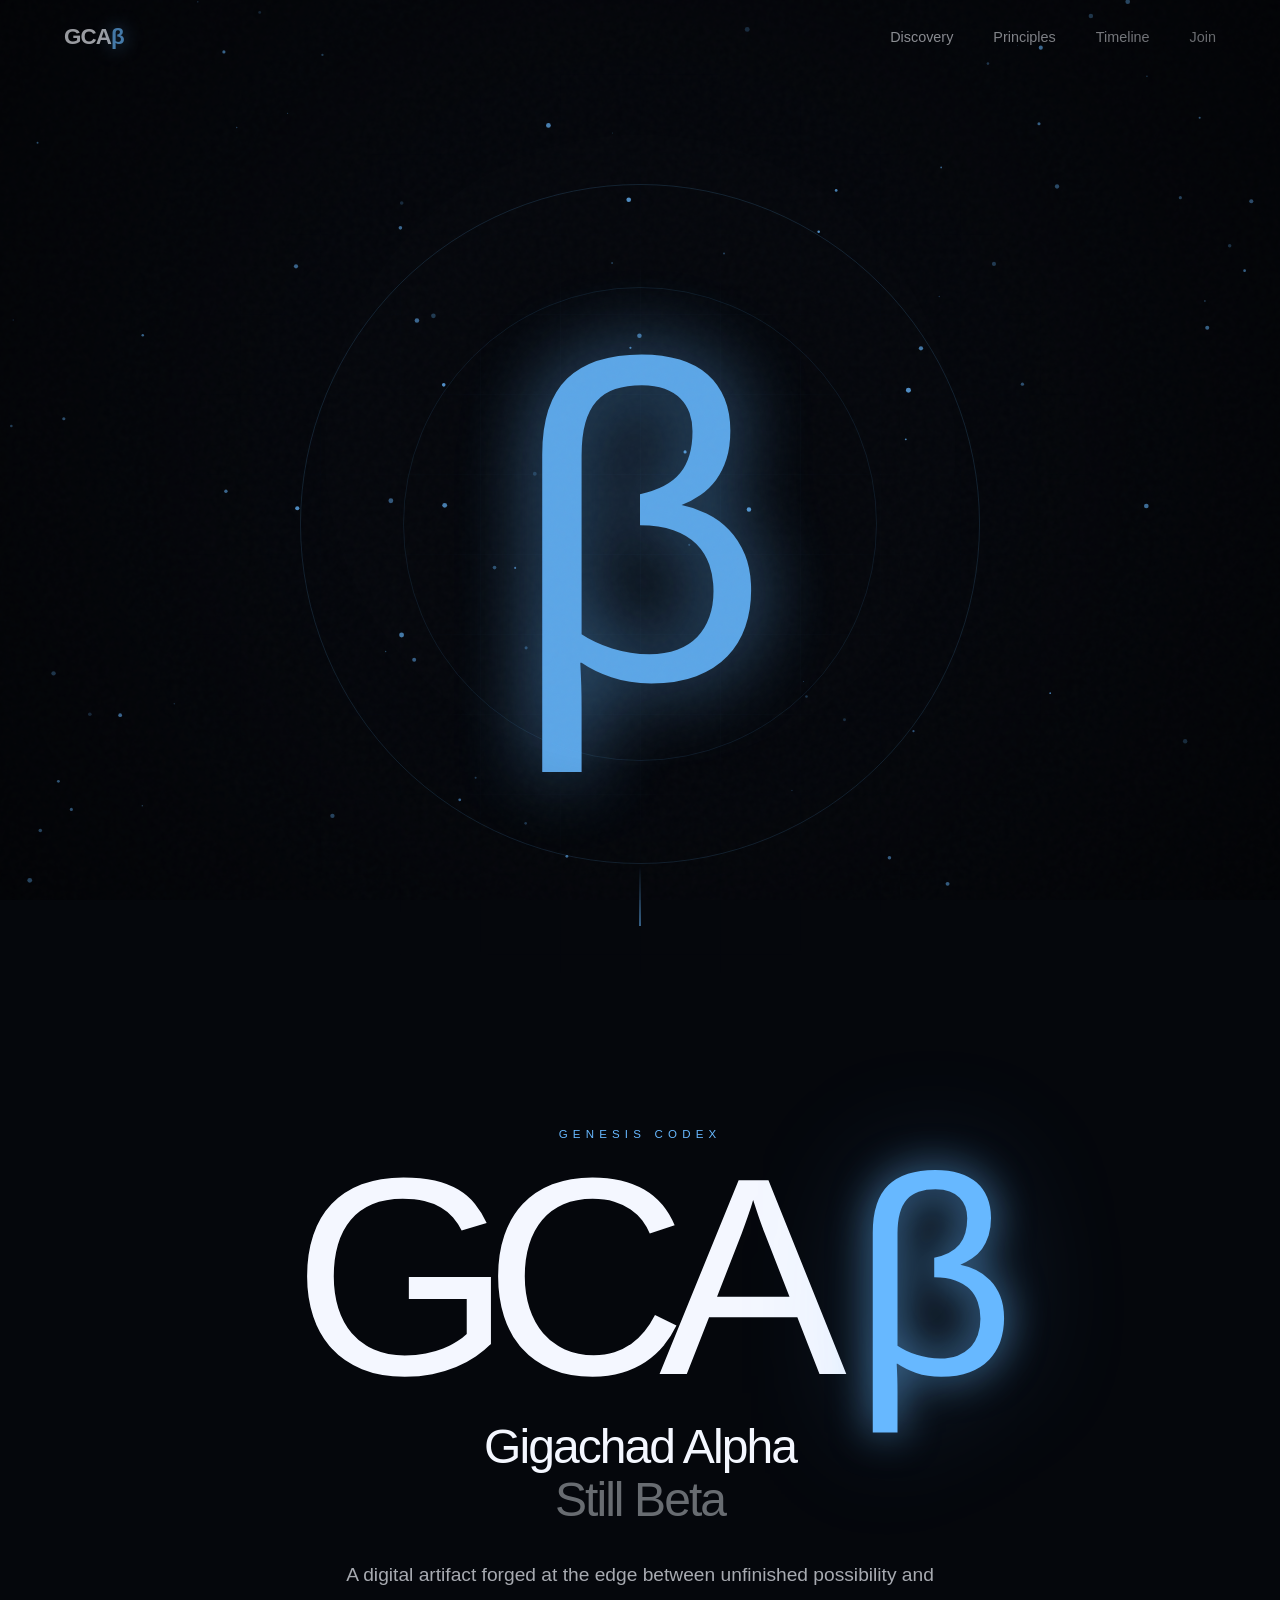
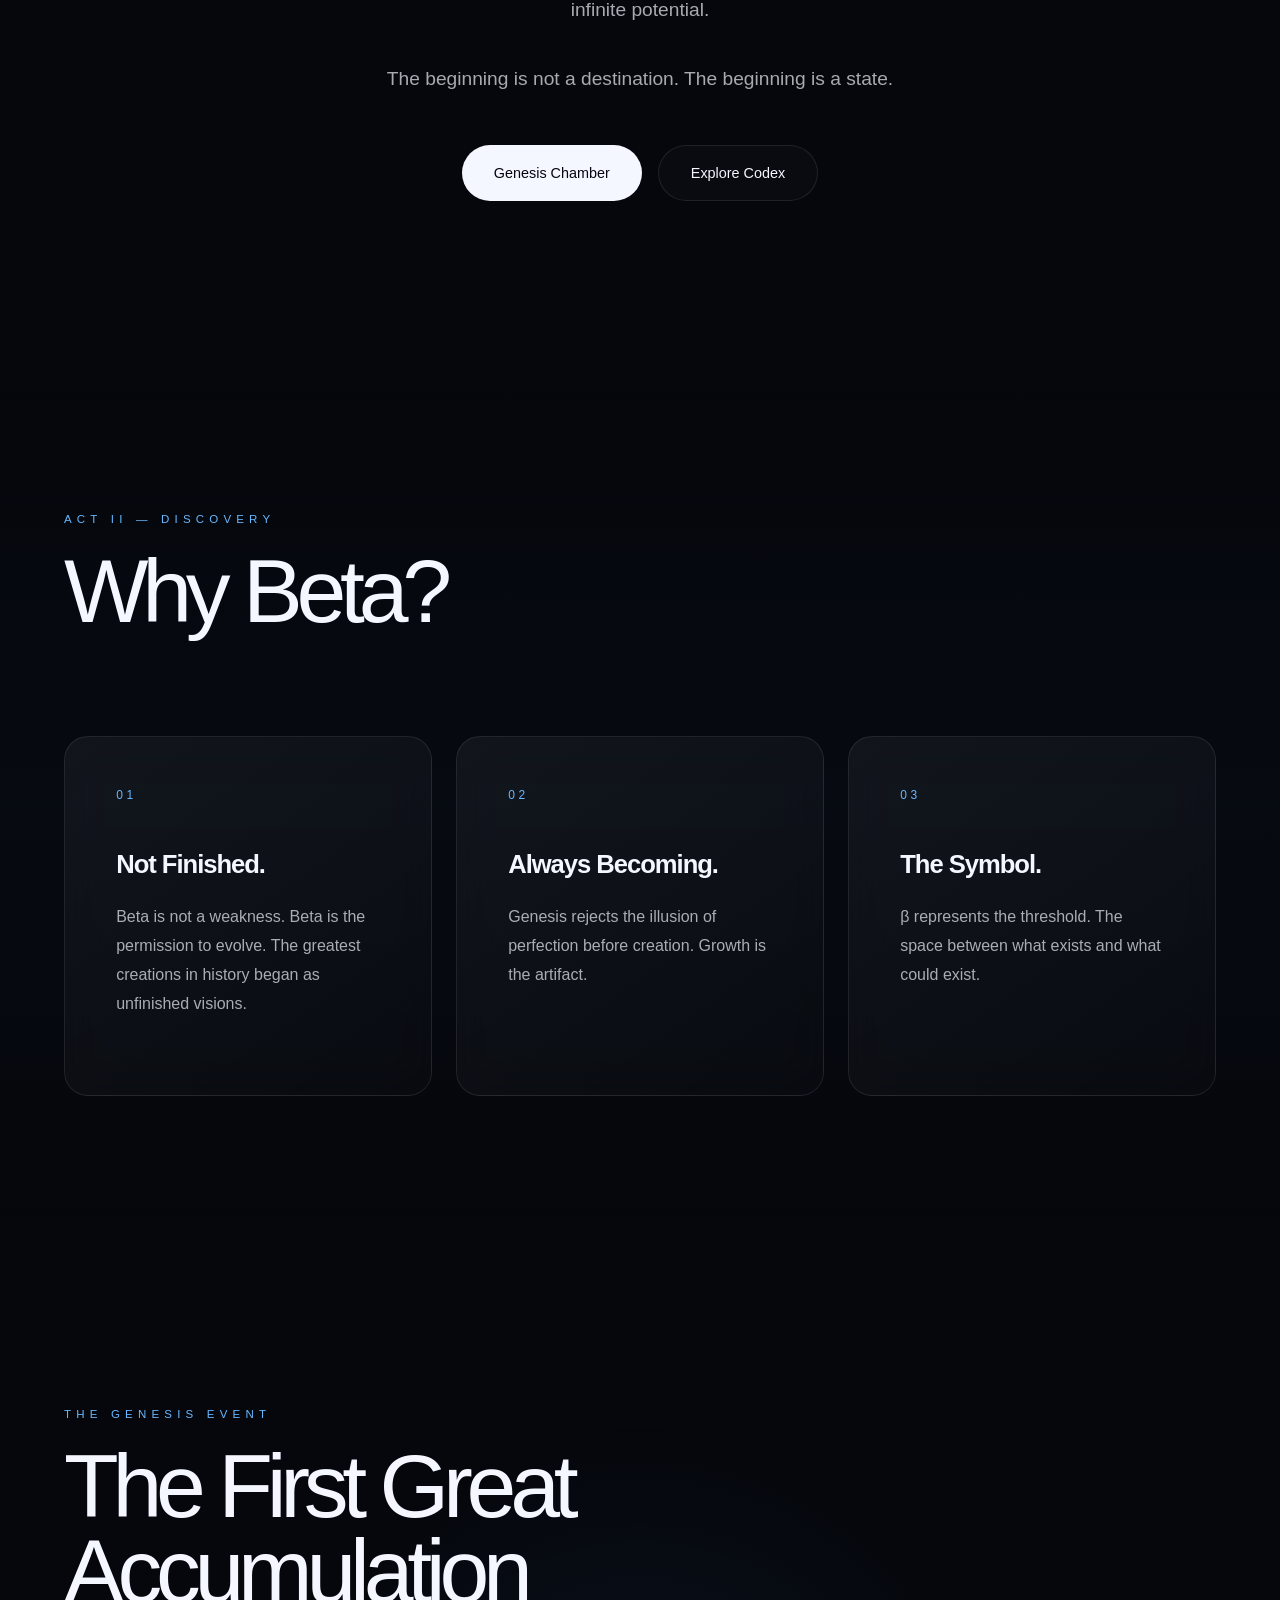
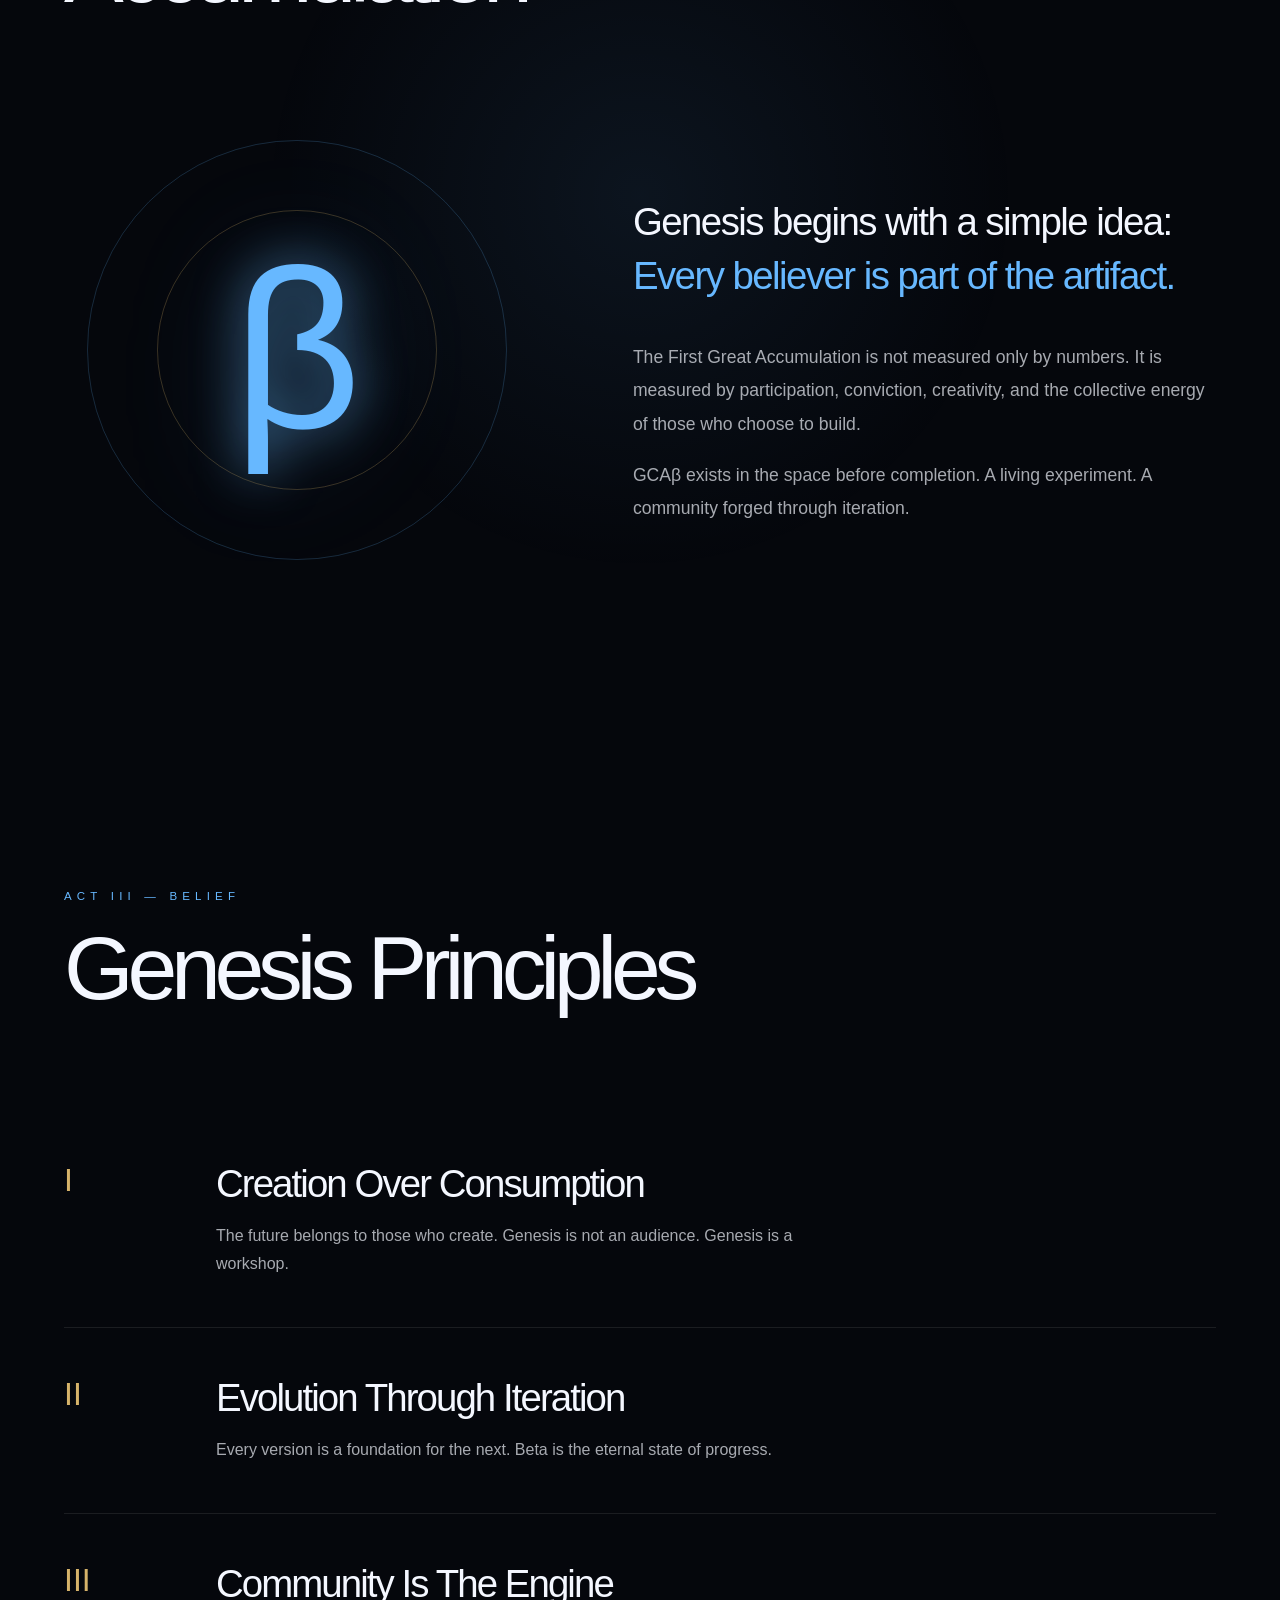
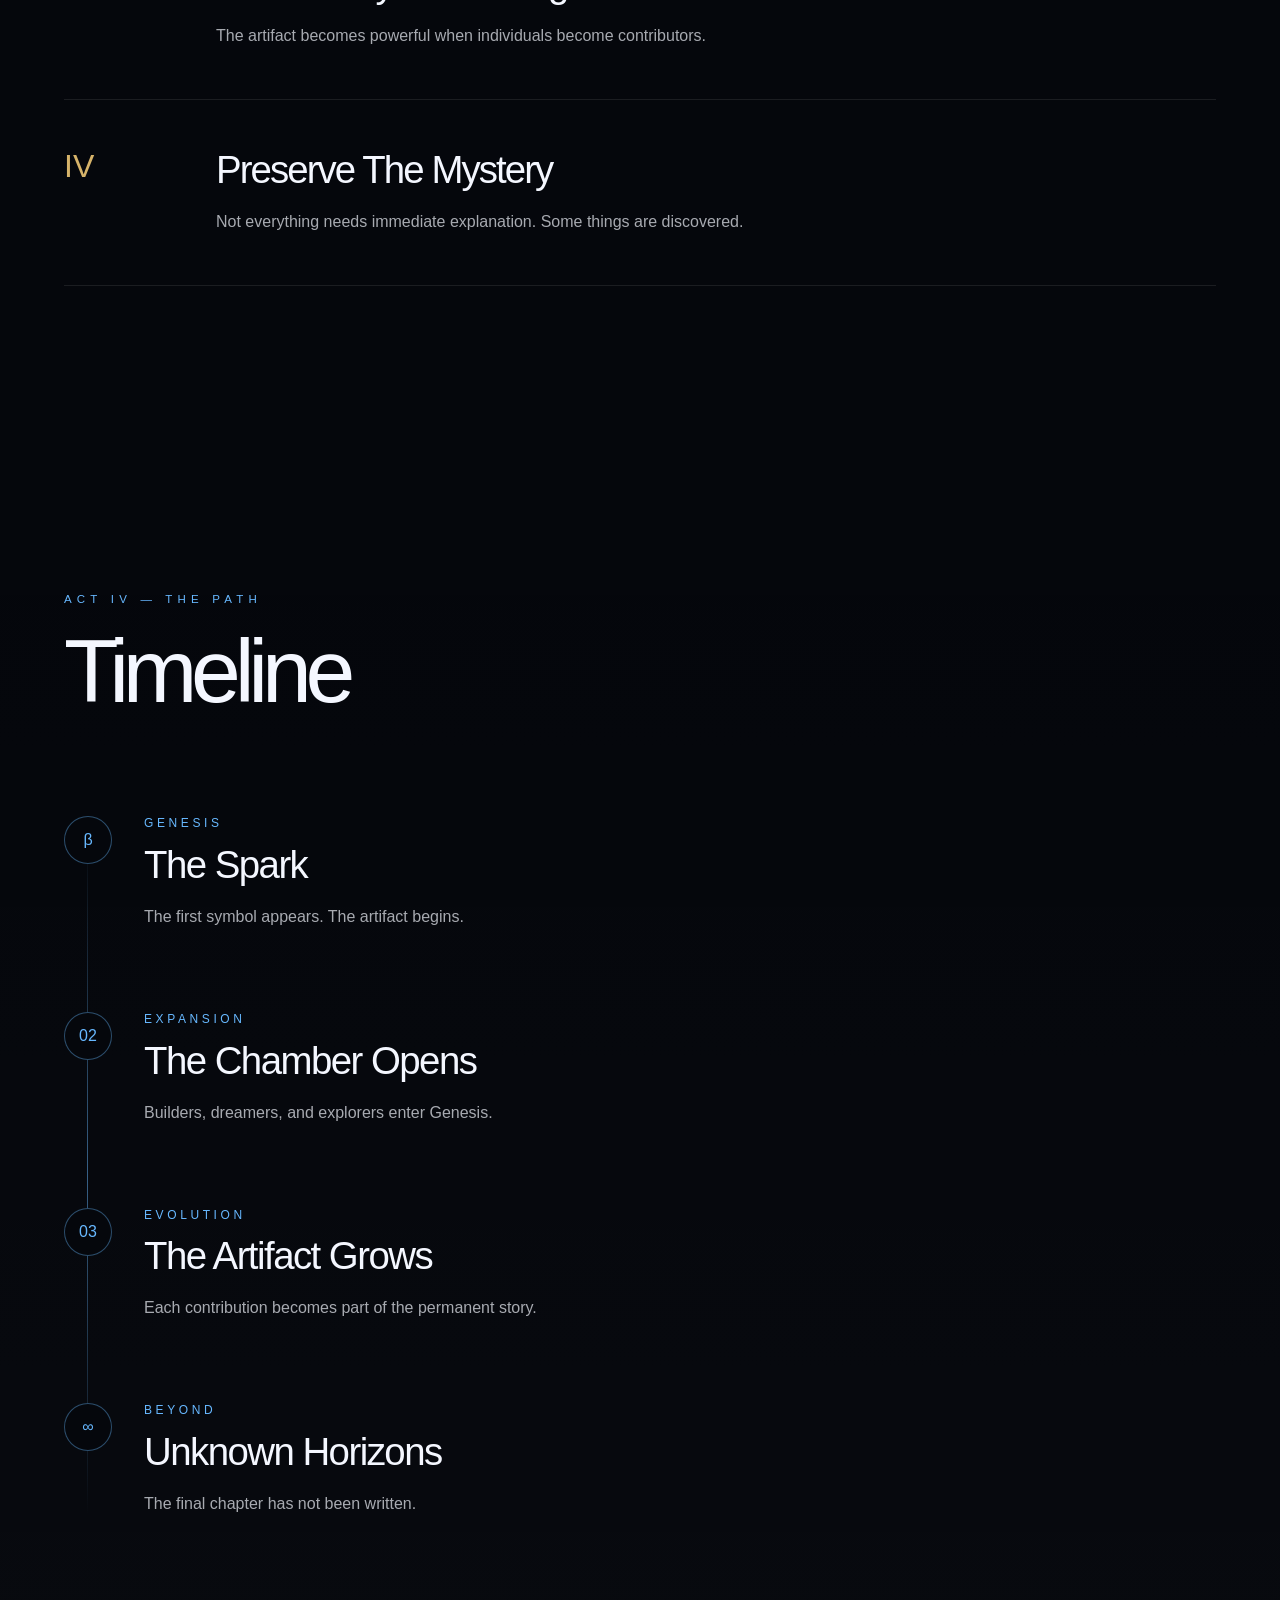
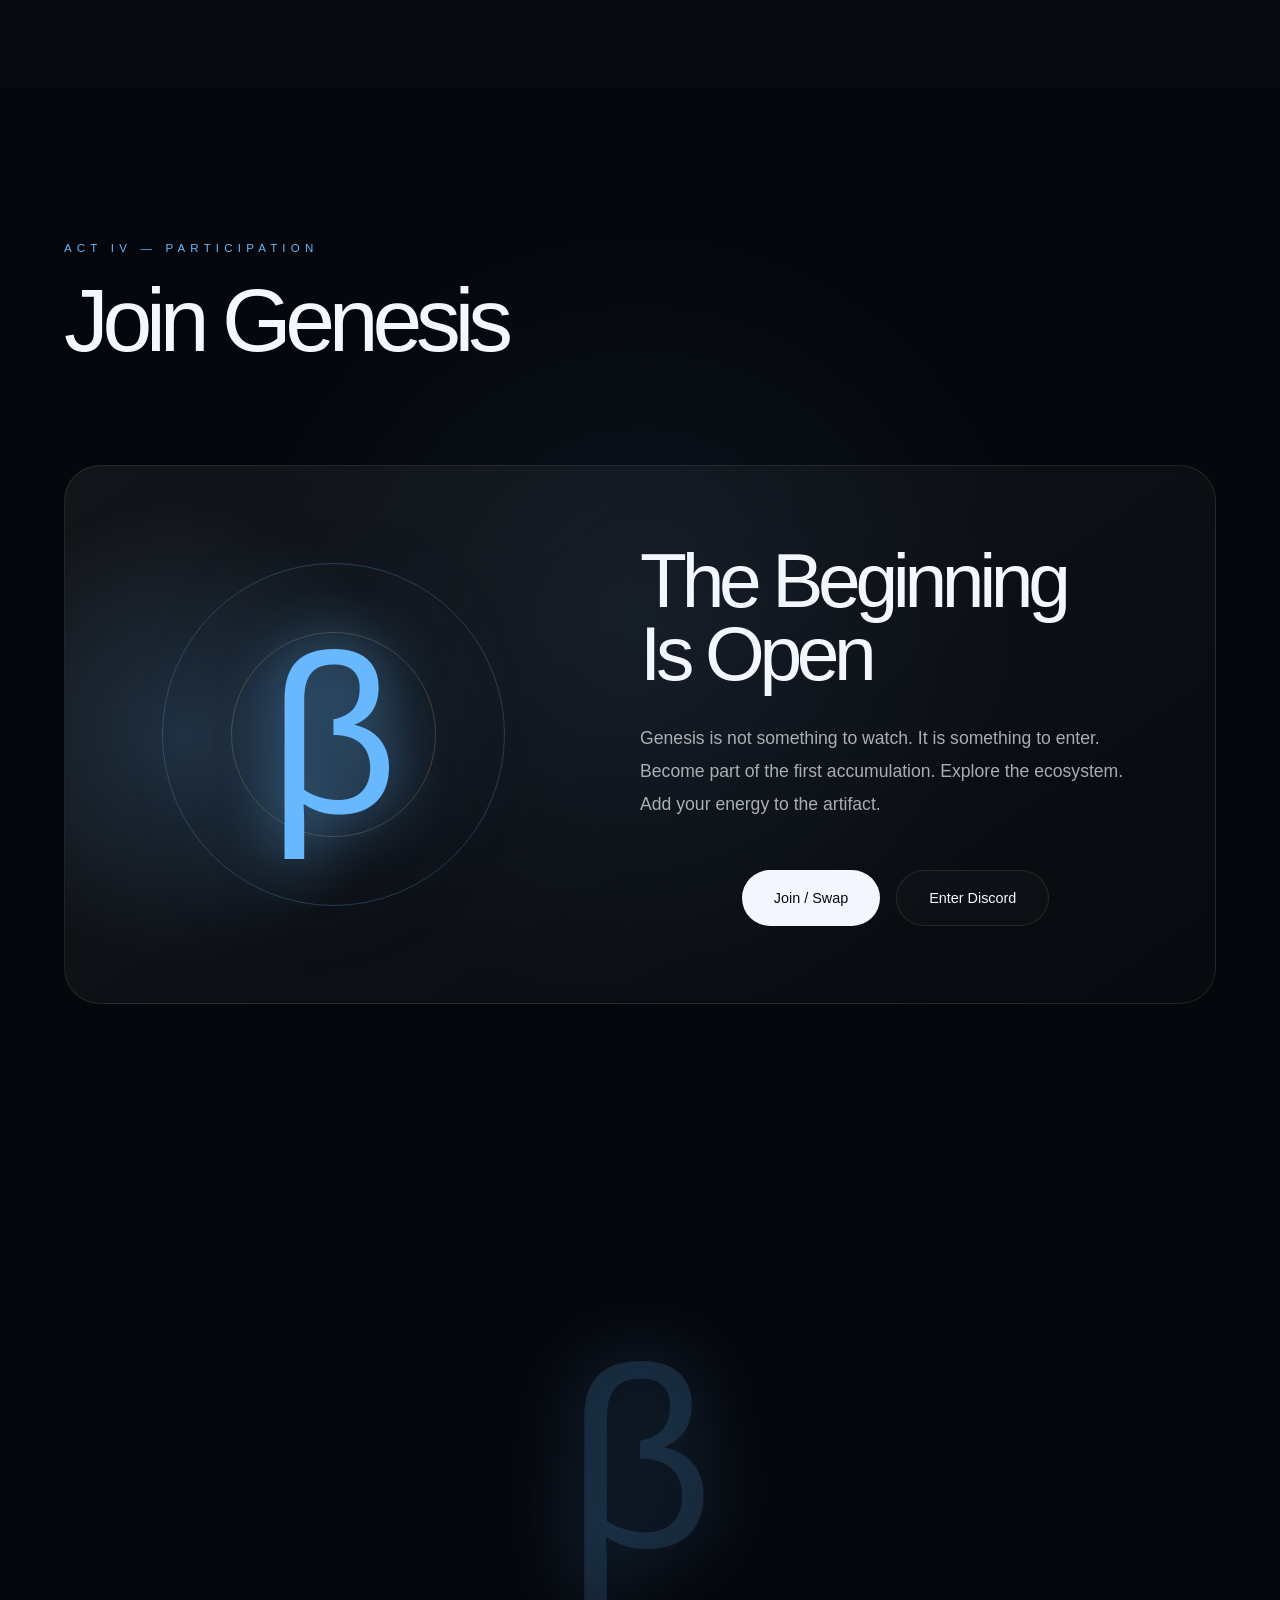
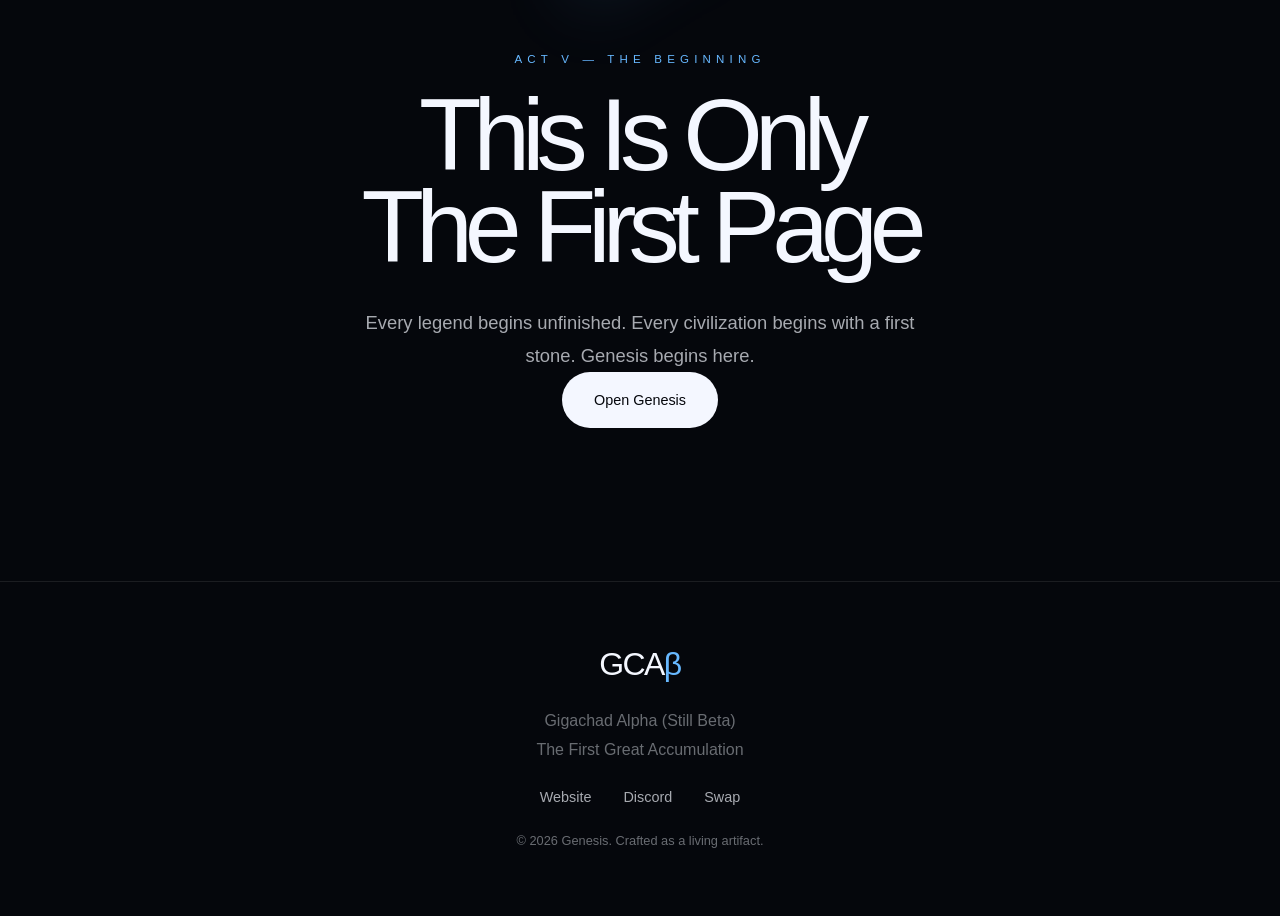
<file: index.html>
<!DOCTYPE html>
<html lang="en">
<head>
    <meta charset="UTF-8">

    <meta name="viewport" content="width=device-width, initial-scale=1.0">

    <title>GCAβ - Genesis</title>

    <meta name="description" content="Genesis Codex. GCAβ — Gigachad Alpha (Still Beta). A digital artifact documenting the First Great Accumulation.">

    <meta name="keywords" content="GCAβ, Gigachad Alpha, Genesis, crypto, Base, Web3, community, accumulation">

    <meta name="author" content="Genesis">

    <meta name="theme-color" content="#05070c">

    <meta property="og:title" content="GCAβ — Gigachad Alpha (Still Beta)">
    <meta property="og:description" content="The First Great Accumulation begins. Enter Genesis.">
    <meta property="og:type" content="website">
    <meta property="og:url" content="https://gchbeta.github.io/GCA/">

    <meta name="twitter:card" content="summary_large_image">
    <meta name="twitter:title" content="GCAβ — Gigachad Alpha (Still Beta)">
    <meta name="twitter:description" content="The First Great Accumulation begins.">

    <link rel="stylesheet" href="styles.css">
    <link rel="icon"
      type="image/svg+xml"
      href="favicon.svg">

</head>

<body>


    <div class="genesis-loader" aria-hidden="true">
        <div class="loader-symbol">
            β
        </div>

        <div class="loader-line"></div>

        <p>
            Initializing Genesis
        </p>
    </div>


    <header class="site-header">

        <nav class="navigation" aria-label="Main navigation">

            <a href="#arrival" class="brand" aria-label="Genesis home">
                GCA<span>β</span>
            </a>

            <button class="menu-toggle"
                    type="button"
                    aria-label="Open navigation menu"
                    aria-expanded="false">

                <span></span>
                <span></span>

            </button>


            <div class="nav-links">

                <a href="#discovery">
                    Discovery
                </a>

                <a href="#belief">
                    Principles
                </a>

                <a href="#timeline">
                    Timeline
                </a>

                <a href="#join">
                    Join
                </a>

            </div>

        </nav>

    </header>



    <main>

        <canvas id="particle-field"></canvas>

            <section class="genesis-opening">

            <div class="opening-core">

            <div class="opening-beta">
            β
            </div>

            </div>

                        <div class="ambient-grid"></div>

            <div class="energy-core"
                 aria-hidden="true">

                <div class="beta-ring"></div>

            </div>

                        <div class="scroll-indicator"
                 aria-hidden="true">

                <span></span>


            </div>


</section>

        <!-- ======================================================
             ACT I — ARRIVAL
        ======================================================= -->


        <section id="arrival"
                 class="chapter chapter-arrival"
                 aria-labelledby="arrival-title">

            

            <div class="hero-content">


                <p class="eyebrow">
                    Genesis Codex
                </p>


                <h1 id="arrival-title">

                    <span>
                        GCA
                    </span><span class="symbol">
                        β
                    </span>

                </h1>


                <h2>
                    Gigachad Alpha
                    <br>
                    <span>
                        Still Beta
                    </span>
                </h2>


                <p class="hero-description">

                    A digital artifact forged at the edge between
                    unfinished possibility and infinite potential.

                    <br><br>

                    The beginning is not a destination.
                    The beginning is a state.

                </p>


                <div class="hero-actions">

                    <a class="primary-button"
                       href="https://gchbeta.github.io/Genesis/Chamber/"
                       target="_blank"
                       rel="noopener noreferrer">

                        Genesis Chamber

                    </a>


                    <a class="secondary-button"
                       href="#discovery">

                        Explore Codex

                    </a>

                </div>


            </div>



        </section>





        <!-- ======================================================
             ACT II — DISCOVERY
        ======================================================= -->


        <section id="discovery"
                 class="chapter chapter-discovery"
                 aria-labelledby="discovery-title">


            <div class="section-container">


                <header class="section-header">

                    <p class="eyebrow">
                        Act II — Discovery
                    </p>


                    <h2 id="discovery-title">

                        Why Beta?

                    </h2>


                </header>



                <div class="manifesto-grid">


                    <article class="manifesto-card">

                        <span class="card-index">
                            01
                        </span>


                        <h3>
                            Not Finished.
                        </h3>


                        <p>

                            Beta is not a weakness.
                            Beta is the permission to evolve.

                            The greatest creations in history
                            began as unfinished visions.

                        </p>


                    </article>



                    <article class="manifesto-card">

                        <span class="card-index">
                            02
                        </span>


                        <h3>
                            Always Becoming.
                        </h3>


                        <p>

                            Genesis rejects the illusion of
                            perfection before creation.

                            Growth is the artifact.

                        </p>


                    </article>



                    <article class="manifesto-card">

                        <span class="card-index">
                            03
                        </span>


                        <h3>
                            The Symbol.
                        </h3>


                        <p>

                            β represents the threshold.

                            The space between what exists
                            and what could exist.

                        </p>


                    </article>



                </div>


            </div>


        </section>

                <!-- ======================================================
             ACT II — THE FIRST GREAT ACCUMULATION
        ======================================================= -->


        <section class="chapter chapter-accumulation"
                 aria-labelledby="accumulation-title">


            <div class="section-container">


                <header class="section-header">

                    <p class="eyebrow">
                        The Genesis Event
                    </p>


                    <h2 id="accumulation-title">

                        The First Great
                        <br>
                        Accumulation

                    </h2>


                </header>



                <div class="accumulation-layout">


                    <div class="accumulation-symbol"
                         aria-hidden="true">

                        <div class="orbit orbit-one"></div>
                        <div class="orbit orbit-two"></div>

                        <div class="core-symbol">
                            β
                        </div>

                    </div>



                    <div class="accumulation-text">


                        <p class="large-text">

                            Genesis begins with a simple idea:

                            <strong>
                                Every believer is part of the artifact.
                            </strong>

                        </p>



                        <p>

                            The First Great Accumulation is not
                            measured only by numbers.

                            It is measured by participation,
                            conviction, creativity,
                            and the collective energy of those
                            who choose to build.

                        </p>



                        <p>

                            GCAβ exists in the space before
                            completion.

                            A living experiment.
                            A community forged through iteration.

                        </p>



                    </div>


                </div>


            </div>


        </section>





        <!-- ======================================================
             ACT III — BELIEF
        ======================================================= -->


        <section id="belief"
                 class="chapter chapter-belief"
                 aria-labelledby="belief-title">


            <div class="section-container">


                <header class="section-header">

                    <p class="eyebrow">
                        Act III — Belief
                    </p>


                    <h2 id="belief-title">

                        Genesis Principles

                    </h2>


                </header>




                <div class="principles">


                    <article class="principle">


                        <div class="principle-number">
                            I
                        </div>


                        <div>

                            <h3>
                                Creation Over Consumption
                            </h3>


                            <p>

                                The future belongs to those who
                                create.

                                Genesis is not an audience.
                                Genesis is a workshop.

                            </p>


                        </div>


                    </article>




                    <article class="principle">


                        <div class="principle-number">
                            II
                        </div>


                        <div>

                            <h3>
                                Evolution Through Iteration
                            </h3>


                            <p>

                                Every version is a foundation
                                for the next.

                                Beta is the eternal state of
                                progress.

                            </p>


                        </div>


                    </article>




                    <article class="principle">


                        <div class="principle-number">
                            III
                        </div>


                        <div>

                            <h3>
                                Community Is The Engine
                            </h3>


                            <p>

                                The artifact becomes powerful
                                when individuals become
                                contributors.

                            </p>


                        </div>


                    </article>




                    <article class="principle">


                        <div class="principle-number">
                            IV
                        </div>


                        <div>

                            <h3>
                                Preserve The Mystery
                            </h3>


                            <p>

                                Not everything needs immediate
                                explanation.

                                Some things are discovered.

                            </p>


                        </div>


                    </article>



                </div>


            </div>


        </section>





        <!-- ======================================================
             ACT IV — TIMELINE
        ======================================================= -->


        <section id="timeline"
                 class="chapter chapter-timeline"
                 aria-labelledby="timeline-title">


            <div class="section-container">


                <header class="section-header">


                    <p class="eyebrow">
                        Act IV — The Path
                    </p>


                    <h2 id="timeline-title">

                        Timeline

                    </h2>


                </header>




                <div class="timeline-track">


                    <article class="timeline-entry">


                        <div class="timeline-marker">
                            β
                        </div>


                        <div class="timeline-content">


                            <p class="timeline-stage">
                                Genesis
                            </p>


                            <h3>
                                The Spark
                            </h3>


                            <p>

                                The first symbol appears.

                                The artifact begins.

                            </p>


                        </div>


                    </article>





                    <article class="timeline-entry">


                        <div class="timeline-marker">
                            02
                        </div>


                        <div class="timeline-content">


                            <p class="timeline-stage">
                                Expansion
                            </p>


                            <h3>
                                The Chamber Opens
                            </h3>


                            <p>

                                Builders, dreamers,
                                and explorers enter Genesis.

                            </p>


                        </div>


                    </article>





                    <article class="timeline-entry">


                        <div class="timeline-marker">
                            03
                        </div>


                        <div class="timeline-content">


                            <p class="timeline-stage">
                                Evolution
                            </p>


                            <h3>
                                The Artifact Grows
                            </h3>


                            <p>

                                Each contribution becomes
                                part of the permanent story.

                            </p>


                        </div>


                    </article>





                    <article class="timeline-entry">


                        <div class="timeline-marker">
                            ∞
                        </div>


                        <div class="timeline-content">


                            <p class="timeline-stage">
                                Beyond
                            </p>


                            <h3>
                                Unknown Horizons
                            </h3>


                            <p>

                                The final chapter has not
                                been written.

                            </p>


                        </div>


                    </article>



                </div>


            </div>


        </section>

                <!-- ======================================================
             ACT IV — PARTICIPATION
        ======================================================= -->


        <section id="join"
                 class="chapter chapter-join"
                 aria-labelledby="join-title">


            <div class="section-container">


                <header class="section-header">


                    <p class="eyebrow">
                        Act IV — Participation
                    </p>


                    <h2 id="join-title">

                        Join Genesis

                    </h2>


                </header>



                <div class="join-panel">


                    <div class="join-emblem"
                         aria-hidden="true">

                        <div class="join-ring"></div>

                        <div class="join-beta">
                            β
                        </div>

                    </div>



                    <div class="join-content">


                        <h3>

                            The Beginning
                            <br>
                            Is Open

                        </h3>



                        <p>

                            Genesis is not something to watch.

                            It is something to enter.

                            Become part of the first accumulation.
                            Explore the ecosystem.
                            Add your energy to the artifact.

                        </p>




                        <div class="join-actions">


                            <a class="primary-button"
                               href="https://app.uniswap.org/swap?chain=base&inputCurrency=NATIVE&outputCurrency=0x6d0b8eb75e9d6735cc301c3a6e82adee43590b07&value=0.0060&field=input"
                               target="_blank"
                               rel="noopener noreferrer">

                                Join / Swap

                            </a>



                            <a class="secondary-button"
                               href="https://discord.gg/bB5WRbemFR"
                               target="_blank"
                               rel="noopener noreferrer">

                                Enter Discord

                            </a>


                        </div>



                    </div>


                </div>


            </div>


        </section>





        <!-- ======================================================
             ACT V — THE BEGINNING
        ======================================================= -->


        <section class="chapter chapter-beginning"
                 aria-labelledby="beginning-title">


            <div class="final-chamber">


                <div class="final-symbol"
                     aria-hidden="true">

                    β

                </div>



                <p class="eyebrow">

                    Act V — The Beginning

                </p>



                <h2 id="beginning-title">

                    This Is Only
                    <br>
                    The First Page

                </h2>



                <p>

                    Every legend begins unfinished.

                    Every civilization begins with a first stone.

                    Genesis begins here.

                </p>



                <a class="primary-button"
                   href="https://gchbeta.github.io/GCA/"
                   target="_blank"
                   rel="noopener noreferrer">

                    Open Genesis

                </a>



            </div>


        </section>



    </main>





    <footer class="site-footer">


        <div class="footer-inner">


            <div class="footer-brand">

                GCA<span>β</span>

            </div>



            <p>

                Gigachad Alpha (Still Beta)

                <br>

                The First Great Accumulation

            </p>



            <div class="footer-links">


                <a href="https://gchbeta.github.io/GCA/"
                   target="_blank"
                   rel="noopener noreferrer">

                    Website

                </a>



                <a href="https://discord.gg/bB5WRbemFR"
                   target="_blank"
                   rel="noopener noreferrer">

                    Discord

                </a>



                <a href="https://app.uniswap.org/swap?chain=base&inputCurrency=NATIVE&outputCurrency=0x6d0b8eb75e9d6735cc301c3a6e82adee43590b07&value=0.0060&field=input"
                   target="_blank"
                   rel="noopener noreferrer">

                    Swap

                </a>


            </div>



            <p class="copyright">

                © <span id="current-year"></span> Genesis.

                Crafted as a living artifact.

            </p>


        </div>


    </footer>





    <script src="app.js"></script>


</body>

</html>
</file>
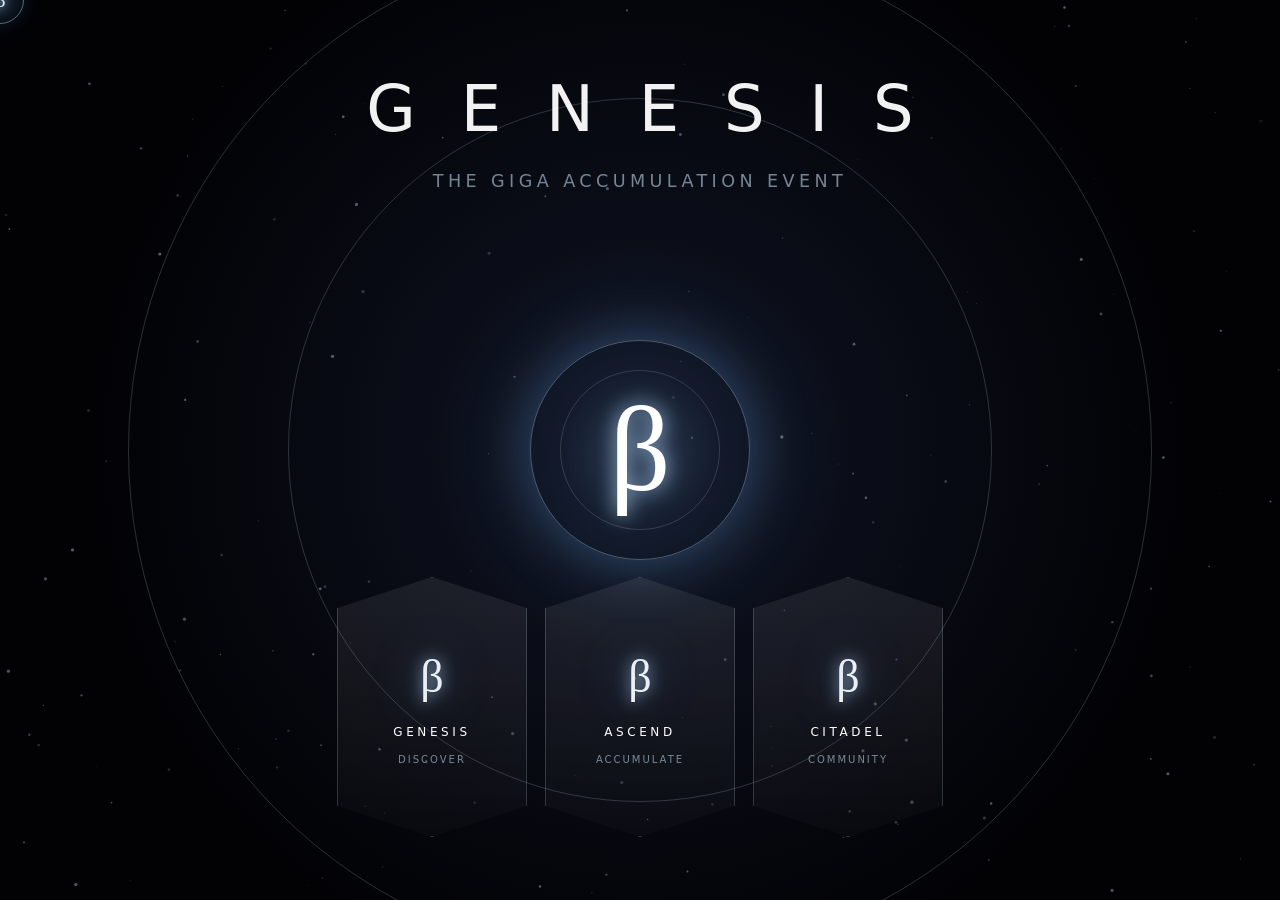
<file: Chamber/index.html>
<!DOCTYPE html>
<html lang="en">

<head>

<meta charset="UTF-8">
<meta name="viewport" content="width=device-width, initial-scale=1.0">

<title>
Genesis Chamber — The Doorway Into The Universe
</title>


<style>

/* =====================================================
   GENESIS CHAMBER v1.0

   MASTER ARTIFACT

   Single file edition

===================================================== */


:root {

    --void:#020205;

    --ice:
    rgba(210,235,255,.92);

    --soft:
    rgba(210,235,255,.55);

    --line:
    rgba(220,240,255,.18);

    --energy:
    rgba(130,190,255,.9);

}


/* -------------------------------
   RESET
-------------------------------- */


* {

    margin:0;
    padding:0;
    box-sizing:border-box;

}


html,
body {


    width:100%;
    height:100%;


    overflow:hidden;


    background:

    radial-gradient(
        circle at center,
        #101525,
        #020205 70%
    );


    font-family:

    Inter,
    "SF Pro Display",
    system-ui,
    sans-serif;


    color:white;

}



/* -------------------------------
   WORLD
-------------------------------- */


#genesis {


    position:relative;

    width:100vw;

    height:100vh;


    overflow:hidden;


}



/* -------------------------------
   ATMOSPHERE
-------------------------------- */


#particles {


    position:absolute;

    inset:0;


    width:100%;

    height:100%;


    opacity:.5;


}




#atmosphere {

    position:absolute;

    inset:0;


    pointer-events:none;


    z-index:15;


    background:


    radial-gradient(

        320px circle at var(--mx,50%) var(--my,50%),

        rgba(180,220,255,.12),

        rgba(120,180,255,.04) 25%,

        transparent 65%

    );


    mix-blend-mode:

    screen;


    transition:

    background .4s ease;


}

/*Cursor*/

html,
body,
#genesis,
.gate {
    cursor:none;
}

#cursor-core {


    position:absolute;


    width:28px;

    height:28px;


    pointer-events:none;


    z-index:1000;


    transform:
    translate(-50%,-50%);


    display:flex;


    align-items:center;


    justify-content:center;


}



#cursor-core span {


    font-family:

    Georgia,
    serif;


    font-size:22px;


    font-weight:400;


    color:

    rgba(245,250,255,.95);


    text-shadow:


    0 0 10px rgba(180,220,255,.9),


    0 0 35px rgba(120,190,255,.8);



    animation:

    betaPulse 3s infinite ease-in-out;


}




#cursor-core::before {


    content:"";


    position:absolute;


    inset:-10px;


    border-radius:50%;


    border:

    1px solid rgba(180,220,255,.45);


    animation:

    cursorOrbit 5s linear infinite;


}




#cursor-core::after {


    content:"";


    position:absolute;


    inset:-24px;


    border-radius:50%;


    background:


    radial-gradient(

        circle,

        rgba(120,190,255,.18),

        transparent 65%

    );


    filter:

    blur(5px);


}




@keyframes betaPulse {


    0%,
    100% {

        opacity:.65;

        transform:scale(.9);

    }


    50% {

        opacity:1;

        transform:scale(1.15);

    }


}



@keyframes cursorOrbit {


    from {

        transform:
        rotate(0deg);

    }


    to {

        transform:
        rotate(360deg);

    }

}

/* -------------------------------
   GENESIS SIGIL
-------------------------------- */


#artifact {


    position:absolute;


    inset:0;


    display:flex;

    align-items:center;

    justify-content:center;


    z-index:3;


}


.beta-core {

    width:220px;

    height:220px;


    display:flex;

    align-items:center;

    justify-content:center;


    position:relative;


    animation:

    breathe 5s infinite ease-in-out;

}



.beta-core::before {


    content:"";


    position:absolute;


    inset:0;


    border-radius:50%;


    border:

    1px solid rgba(180,220,255,.35);


    box-shadow:


    0 0 60px rgba(120,190,255,.35);


}



.beta-core::after {


    content:"";


    position:absolute;


    inset:30px;


    border-radius:50%;


    border:

    1px solid rgba(255,255,255,.15);


}



.beta-symbol {


    font-family:

    Georgia,
    serif;


    font-size:

    120px;


    font-weight:300;


    color:white;


    line-height:1;


    text-shadow:


    0 0 20px rgba(180,220,255,.9),


    0 0 80px rgba(100,180,255,.5);


}



/* -------------------------------
   CHAMBER ARCHITECTURE
-------------------------------- */


#architecture {


    position:absolute;


    inset:0;


    z-index:2;


    opacity:0;


    animation:

    chamberReveal 4s forwards;


    animation-delay:2s;


}



@keyframes chamberReveal {


    to {

        opacity:1;

    }

}



.orbit {


    position:absolute;


    left:50%;

    top:50%;


    transform:

    translate(-50%,-50%);


    border-radius:50%;


    border:

    1px solid var(--line);


}



.orbit.one {


    width:80vw;

    height:80vw;


}



.orbit.two {


    width:55vw;

    height:55vw;


}



/* -------------------------------
   MONUMENT
-------------------------------- */


#monument {

    position:absolute;

    z-index:10;

    top:8%;

    left:0;

    right:0;

    text-align:center;

    opacity:0;

    transform:
    translateY(-20px);

    animation:

    monumentReveal 2s forwards;

    animation-delay:3.5s;

}



@keyframes monumentReveal {


    to {


        opacity:1;


        transform:
        translateY(0);


    }

}



#monument h1 {


    opacity:0;


    transform:
    translateY(-15px);


    animation:

    titleReveal 1.8s forwards;


    animation-delay:3.8s;


    font-size:

    clamp(
        2rem,
        5vw,
        4rem
    );


    font-weight:300;


    letter-spacing:.7em;


    text-indent:.7em;


}



@keyframes titleReveal {


    to {

        opacity:.95;

        transform:
        translateY(0);

    }

}



#monument p {


    margin-top:25px;


    color:var(--soft);


    letter-spacing:.25em;


    font-size:

    clamp(
        .8rem,
        1.5vw,
        1.1rem
    );


    opacity:0;


    transform:
    translateY(15px);


    animation:

    subtitleReveal 1.8s forwards;


    animation-delay:4.8s;


}



@keyframes subtitleReveal {


    to {

        opacity:1;

        transform:
        translateY(0);

    }

}






/* -------------------------------
   GATES
-------------------------------- */


#gates {


    position:absolute;


    z-index:20;


    left:0;

    right:0;


    bottom:7%;


    display:flex;


    justify-content:center;


    gap:18px;


}



.gate {

    position:relative;

    width:190px;
    height:260px;


    display:flex;

    flex-direction:column;

    justify-content:center;

    align-items:center;


    text-decoration:none;

    color:white;


    opacity:0;

    transform:translateY(40px);


    background:

    linear-gradient(

        180deg,

        rgba(255,255,255,.08),

        rgba(255,255,255,.015)

    );


    border:

    1px solid rgba(220,240,255,.18);


    clip-path:

    polygon(

        50% 0%,

        100% 12%,

        100% 88%,

        50% 100%,

        0% 88%,

        0% 12%

    );


    animation:

    gateReveal 1.5s forwards;


    animation-delay:7s;


    transition:

    transform .6s ease,

    filter .6s ease;

}




.gate:nth-child(2){

    animation-delay:7.15s;

}


.gate:nth-child(3){

    animation-delay:7.3s;

}



.gate:hover {


    transform:

    translateY(-12px);


    border-color:

    rgba(220,240,255,.5);


    box-shadow:


    0 0 60px

    rgba(120,190,255,.25);


}



@keyframes gateReveal {


    to {


        opacity:1;


        transform:

        translateY(0);


    }

}



.gate span {


    font-family:

    Georgia,
    serif;


    font-size:46px;


    font-weight:300;


    color:

    rgba(245,250,255,.95);


    margin-bottom:22px;


    text-shadow:


    0 0 15px rgba(180,220,255,.9),


    0 0 45px rgba(120,190,255,.5);


    animation:

    betaGatePulse 4s infinite ease-in-out;


}



@keyframes betaGatePulse {


    0%,
    100% {

        opacity:.7;

        transform:scale(.95);

    }


    50% {

        opacity:1;

        transform:scale(1.08);

    }


}



.gate h2 {


    font-size:12px;


    font-weight:400;


    letter-spacing:.3em;


}



.gate p {


    margin-top:15px;


    font-size:10px;


    color:var(--soft);


    letter-spacing:.2em;


}



/* -------------------------------
   MOBILE
-------------------------------- */


@media(max-width:900px){


    #gates {


        flex-wrap:wrap;


        bottom:3%;


    }


    .gate {


        width:145px;

        height:170px;


    }


}





</style>

    <link rel="icon"
      type="image/svg+xml"
      href="favicon.svg">

</head>



<body>



<div id="genesis">


<canvas id="particles"></canvas>


<div id="atmosphere"></div>

<div id="cursor-core">

    <span>β</span>

</div>

<div id="cursor-trail"></div>

<div id="architecture">


<div class="orbit one"></div>

<div class="orbit two"></div>


</div>





<div id="artifact">


<div class="beta-core">

    <div class="beta-symbol">
        β
    </div>

</div>


</div>





<div id="monument">


<h1>
GENESIS
</h1>


<p>
THE GIGA ACCUMULATION EVENT
</p>


</div>





<div id="gates">


<a

class="gate"

href="https://gchbeta.github.io/Genesis/"

target="_blank">


<span>
β
</span>


<h2>
GENESIS
</h2>


<p>
DISCOVER
</p>


</a>





<a

class="gate"

href="https://app.uniswap.org/swap?chain=base&inputCurrency=NATIVE&outputCurrency=0x6d0b8eb75e9d6735cc301c3a6e82adee43590b07&value=0.0060&field=input"

target="_blank">


<span>
β
</span>


<h2>
ASCEND
</h2>


<p>
ACCUMULATE
</p>


</a>





<a

class="gate"

href="https://discord.gg/bB5WRbemFR"

target="_blank">


<span>
β
</span>


<h2>
CITADEL
</h2>


<p>
COMMUNITY
</p>


</a>



</div>




</div>





<script>


/* ==========================================
   GENESIS ATMOSPHERE ENGINE
========================================== */


const canvas =
document.getElementById(
"particles"
);


const ctx =
canvas.getContext(
"2d"
);



let w,h;



function resize(){


w =
canvas.width =
window.innerWidth;


h =
canvas.height =
window.innerHeight;


}



resize();


window.addEventListener(
"resize",
resize
);





const stars =
Array.from(
{length:180},
()=>({

x:Math.random()*w,

y:Math.random()*h,

r:Math.random()*1.5+.2,

speed:Math.random()*.25+.05,

alpha:Math.random()*.6+.2


})
);





function render(){


ctx.clearRect(
0,
0,
w,
h
);



stars.forEach(
s=>{


s.y -= s.speed;



if(s.y < -10){

s.y=h+10;

s.x=Math.random()*w;

}



ctx.beginPath();


ctx.fillStyle=
`rgba(220,235,255,${s.alpha})`;


ctx.arc(
s.x,
s.y,
s.r,
0,
Math.PI*2
);


ctx.fill();



});


requestAnimationFrame(
render
);


}



render();





/* ==========================================
   CURSOR RESONANCE
========================================== */


const cursor =
document.getElementById(
"cursor-core"
);


let cursorX=0;
let cursorY=0;

let targetX=0;
let targetY=0;



window.addEventListener(
"mousemove",
e=>{


targetX=e.clientX;

targetY=e.clientY;



document.documentElement.style
.setProperty(
"--mx",
`${targetX}px`
);



document.documentElement.style
.setProperty(
"--my",
`${targetY}px`
);


});




function animateCursor(){


cursorX +=
(targetX-cursorX)*0.12;


cursorY +=
(targetY-cursorY)*0.12;



cursor.style.transform=

`
translate(
${cursorX}px,
${cursorY}px
)
translate(-50%,-50%)
`;



requestAnimationFrame(
animateCursor
);


}


animateCursor();

const trail =
document.getElementById("cursor-trail");


let trailX = 0;
let trailY = 0;


function animateTrail(){

    trailX += (cursorX-trailX)*0.05;
    trailY += (cursorY-trailY)*0.05;


    trail.style.transform =
    `
    translate(
        ${trailX}px,
        ${trailY}px
    )
    translate(-50%,-50%)
    `;


    requestAnimationFrame(
        animateTrail
    );

}


animateTrail();



</script>



</body>

</html>
</file>
<file: styles.css>
/*
========================================================

    GENESIS CODEX
    GCAβ — Gigachad Alpha (Still Beta)

    Production Stylesheet
    Pure CSS3

========================================================
*/


/* ======================================================
   ROOT SYSTEM
====================================================== */


:root {

    --obsidian:
        #05070c;

    --void:
        #020308;

    --surface:
        rgba(255, 255, 255, 0.035);

    --surface-light:
        rgba(255, 255, 255, 0.06);

    --line:
        rgba(255, 255, 255, 0.09);

    --text:
        #f4f7ff;

    --text-soft:
        rgba(244, 247, 255, 0.68);

    --text-muted:
        rgba(244, 247, 255, 0.42);

    --blue:
        #67b8ff;

    --blue-soft:
        rgba(103, 184, 255, 0.25);

    --gold:
        #d6b36a;

    --beta-glow:
        rgba(103, 184, 255, 0.65);

    --max-width:
        1280px;

    --section-padding:
        clamp(5rem, 12vw, 12rem);

    --radius:
        24px;

    --transition:
        500ms cubic-bezier(.22, 1, .36, 1);

}





/* ======================================================
   RESET
====================================================== */


*,
*::before,
*::after {

    box-sizing:
        border-box;

}



html {

    scroll-behavior:
        smooth;

    background:
        var(--obsidian);

}



body {

    margin:
        0;

    min-height:
        100vh;

    background:
        var(--obsidian);

    color:
        var(--text);

    font-family:

        Inter,
        -apple-system,
        BlinkMacSystemFont,
        "SF Pro Display",
        "SF Pro Text",
        Helvetica,
        Arial,
        sans-serif;

    overflow-x:
        hidden;

    text-rendering:
        optimizeLegibility;

    -webkit-font-smoothing:
        antialiased;

}





img,
svg {

    max-width:
        100%;

    display:
        block;

}



a {

    color:
        inherit;

    text-decoration:
        none;

}



button {

    font:
        inherit;

}





/* ======================================================
   LOADING CHAMBER
====================================================== */


.genesis-loader {

    position:
        fixed;

    inset:
        0;

    z-index:
        9999;

    display:
        flex;

    flex-direction:
        column;

    align-items:
        center;

    justify-content:
        center;

    background:
        var(--void);

    transition:
        opacity 900ms ease,
        visibility 900ms ease;

}



.genesis-loader.hidden {

    opacity:
        0;

    visibility:
        hidden;

}



.loader-symbol {

    font-size:
        clamp(5rem, 12vw, 10rem);

    font-weight:
        300;

    color:
        var(--blue);

    text-shadow:

        0 0 40px var(--beta-glow),
        0 0 100px rgba(103,184,255,.25);

    animation:

        loaderPulse 2.8s infinite ease-in-out;

}



.loader-line {

    width:
        180px;

    height:
        1px;

    margin-top:
        2rem;

    background:

        linear-gradient(

            90deg,

            transparent,

            var(--blue),

            transparent

        );

    animation:

        loaderScan 2s infinite ease;

}



.genesis-loader p {

    margin-top:
        1.5rem;

    color:
        var(--text-muted);

    font-size:
        .75rem;

    letter-spacing:
        .35em;

    text-transform:
        uppercase;

}





@keyframes loaderPulse {


    0%,
    100% {

        transform:
            scale(.95);

        opacity:
            .65;

    }


    50% {

        transform:
            scale(1.05);

        opacity:
            1;

    }


}



@keyframes loaderScan {


    0% {

        transform:
            scaleX(.2);

        opacity:
            .3;

    }


    50% {

        transform:
            scaleX(1);

        opacity:
            1;

    }


    100% {

        transform:
            scaleX(.2);

        opacity:
            .3;

    }


}





/* ======================================================
   HEADER
====================================================== */


.site-header {

    position:
        fixed;

    top:
        0;

    left:
        0;

    width:
        100%;

    z-index:
        100;

    padding:
        1.5rem clamp(1.5rem, 5vw, 4rem);

    transition:
        background var(--transition),
        backdrop-filter var(--transition);

}



.site-header.scrolled {

    background:
        rgba(5,7,12,.65);

    backdrop-filter:
        blur(20px);

    border-bottom:
        1px solid var(--line);

}



.navigation {

    max-width:
        var(--max-width);

    margin:
        auto;

    display:
        flex;

    align-items:
        center;

    justify-content:
        space-between;

}



.brand {

    font-size:
        1.4rem;

    font-weight:
        600;

    letter-spacing:
        -.04em;

}



.brand span {

    color:
        var(--blue);

    text-shadow:
        0 0 18px var(--beta-glow);

}



.nav-links {

    display:
        flex;

    gap:
        2.5rem;

}



.nav-links a {

    position:
        relative;

    color:
        var(--text-soft);

    font-size:
        .9rem;

    transition:
        color var(--transition);

}



.nav-links a:hover {

    color:
        var(--text);

}



.nav-links a::after {

    content:
        "";

    position:
        absolute;

    bottom:
        -.5rem;

    left:
        0;

    width:
        100%;

    height:
        1px;

    background:
        var(--blue);

    transform:
        scaleX(0);

    transform-origin:
        left;

    transition:
        transform var(--transition);

}



.nav-links a:hover::after {

    transform:
        scaleX(1);

}

/* ======================================================
   MOBILE NAVIGATION
====================================================== */


.menu-toggle {

    display:
        none;

    width:
        42px;

    height:
        42px;

    border:
        1px solid var(--line);

    background:
        transparent;

    border-radius:
        50%;

    cursor:
        pointer;

    align-items:
        center;

    justify-content:
        center;

    flex-direction:
        column;

    gap:
        6px;

}



.menu-toggle span {

    width:
        16px;

    height:
        1px;

    background:
        var(--text);

    transition:
        transform var(--transition);

}





/* ======================================================
   GLOBAL CHAPTER SYSTEM
====================================================== */


.chapter {

    position:
        relative;

    min-height:
        100vh;

    display:
        flex;

    align-items:
        center;

    overflow:
        hidden;

    padding:
        var(--section-padding) clamp(1.5rem, 5vw, 4rem);

}



.section-container {

    position:
        relative;

    width:
        min(100%, var(--max-width));

    margin:
        auto;

}



.section-header {

    max-width:
        900px;

    margin-bottom:
        clamp(3rem, 8vw, 7rem);

}



.eyebrow {

    margin:
        0 0 1.5rem;

    color:
        var(--blue);

    font-size:
        .72rem;

    font-weight:
        500;

    letter-spacing:
        .45em;

    text-transform:
        uppercase;

}



.section-header h2 {

    margin:
        0;

    font-size:
        clamp(3rem, 7vw, 7rem);

    line-height:
        .95;

    letter-spacing:
        -.07em;

    font-weight:
        500;

}


#particle-field {

    position:fixed;

    inset:0;

    width:100%;

    height:100%;

    pointer-events:none;

    z-index:0;

}


main,
.site-header,
.site-footer {

    position:relative;

    z-index:2;

}


/* ======================================================
   ARRIVAL / HERO
====================================================== */

.genesis-opening {

    min-height:100vh;

    display:flex;

    align-items:center;

    justify-content:center;

    position:relative;

}


.opening-beta {

    font-size:
        clamp(15rem,35vw,35rem);

    font-weight:200;

    color:#67b8ff;

    opacity:.9;

    text-shadow:
        0 0 80px rgba(103,184,255,.7);

    animation:
        breathe 8s infinite ease-in-out;

}


.opening-core p {

    text-align:center;

    letter-spacing:.5em;

    text-transform:uppercase;

    color:
        rgba(255,255,255,.5);

}



@keyframes breathe {

    0%,100% {

        transform:scale(.96);

    }


    50% {

        transform:scale(1.04);

    }

}


.chapter-arrival {

    min-height:
        100svh;

    justify-content:
        center;

}



.ambient-grid {

    position:
        absolute;

    inset:
        0;

    opacity:
        .35;

    background-image:

        linear-gradient(
            rgba(103,184,255,.06) 1px,
            transparent 1px
        ),

        linear-gradient(
            90deg,
            rgba(103,184,255,.06) 1px,
            transparent 1px
        );

    background-size:
        80px 80px;

    mask-image:
        radial-gradient(
            circle at center,
            black,
            transparent 70%
        );

}



.energy-core {

    position:
        absolute;

    top:
        50%;

    left:
        50%;

    width:
        min(75vw, 850px);

    aspect-ratio:
        1;

    transform:
        translate(-50%, -50%);

    pointer-events:
        none;

}



.beta-ring {

    position:
        absolute;

    inset:
        10%;

    border-radius:
        50%;

    border:

        1px solid
        rgba(103,184,255,.15);

    animation:

        rotateSlow 40s linear infinite;

}



.beta-ring::before {

    content:
        "";

    position:
        absolute;

    inset:
        15%;

    border-radius:
        inherit;

    border:

        1px solid
        rgba(103,184,255,.1);

}



.beta-symbol {

    position:
        absolute;

    inset:
        0;

    display:
        flex;

    align-items:
        center;

    justify-content:
        center;

    font-size:
        clamp(18rem, 40vw, 35rem);

    font-weight:
        200;

    color:
        rgba(103,184,255,.08);

    text-shadow:

        0 0 80px rgba(103,184,255,.2);

}



.hero-content {

    position:
        relative;

    z-index:
        2;

    text-align:
        center;

    max-width:
        900px;

}



.hero-content h1 {

    margin:
        0;

    font-size:
        clamp(7rem, 22vw, 18rem);

    line-height:
        .8;

    font-weight:
        500;

    letter-spacing:
        -.1em;

}



.hero-content h1 .symbol {

    color:
        var(--blue);

    text-shadow:

        0 0 40px var(--beta-glow),
        0 0 120px rgba(103,184,255,.35);

}



.hero-content h2 {

    margin:
        2rem 0;

    font-size:
        clamp(1.8rem, 4vw, 3rem);

    line-height:
        1.1;

    font-weight:
        400;

    letter-spacing:
        -.04em;

}



.hero-content h2 span {

    color:
        var(--text-muted);

}



.hero-description {

    max-width:
        620px;

    margin:
        0 auto;

    color:
        var(--text-soft);

    font-size:
        clamp(1rem, 1.5vw, 1.25rem);

    line-height:
        1.8;

}





/* ======================================================
   BUTTON SYSTEM
====================================================== */


.hero-actions,
.join-actions {

    display:
        flex;

    justify-content:
        center;

    align-items:
        center;

    gap:
        1rem;

    margin-top:
        3rem;

}



.primary-button,
.secondary-button {

    display:
        inline-flex;

    align-items:
        center;

    justify-content:
        center;

    min-height:
        56px;

    padding:
        0 2rem;

    border-radius:
        999px;

    font-size:
        .9rem;

    transition:
        transform var(--transition),
        background var(--transition),
        border-color var(--transition);

}



.primary-button {

    background:
        var(--text);

    color:
        var(--obsidian);

}



.primary-button:hover {

    transform:
        translateY(-3px);

}



.secondary-button {

    border:
        1px solid var(--line);

    color:
        var(--text);

    background:
        rgba(255,255,255,.02);

}



.secondary-button:hover {

    border-color:
        rgba(103,184,255,.5);

    background:
        rgba(103,184,255,.08);

}



.scroll-indicator {

    position:
        absolute;

    bottom:
        3rem;

    left:
        50%;

    transform:
        translateX(-50%);

    display:
        flex;

    flex-direction:
        column;

    align-items:
        center;

    gap:
        1rem;

}



.scroll-indicator span {

    width:
        1px;

    height:
        60px;

    background:
        linear-gradient(
            transparent,
            var(--blue)
        );

}



.scroll-indicator p {

    margin:
        0;

    font-size:
        .65rem;

    letter-spacing:
        .4em;

    text-transform:
        uppercase;

    color:
        var(--text-muted);

}





@keyframes rotateSlow {

    from {

        transform:
            rotate(0deg);

    }


    to {

        transform:
            rotate(360deg);

    }

}

/* ======================================================
   DISCOVERY SECTION
====================================================== */


.chapter-discovery {

    background:
        linear-gradient(
            180deg,
            transparent,
            rgba(103,184,255,.025),
            transparent
        );

}



.manifesto-grid {

    display:
        grid;

    grid-template-columns:
        repeat(3, 1fr);

    gap:
        1.5rem;

}



.manifesto-card {

    position:
        relative;

    padding:
        clamp(2rem, 4vw, 3.5rem);

    min-height:
        360px;

    border:
        1px solid var(--line);

    border-radius:
        var(--radius);

    background:
        linear-gradient(
            145deg,
            rgba(255,255,255,.05),
            rgba(255,255,255,.015)
        );

    backdrop-filter:
        blur(20px);

    transition:
        transform var(--transition),
        border-color var(--transition);

}



.manifesto-card:hover {

    transform:
        translateY(-8px);

    border-color:
        rgba(103,184,255,.35);

}



.card-index {

    display:
        block;

    margin-bottom:
        3rem;

    color:
        var(--blue);

    font-size:
        .75rem;

    letter-spacing:
        .3em;

}



.manifesto-card h3 {

    margin:
        0 0 1.5rem;

    font-size:
        clamp(1.4rem, 2vw, 2rem);

    letter-spacing:
        -.04em;

}



.manifesto-card p {

    margin:
        0;

    color:
        var(--text-soft);

    line-height:
        1.8;

}





/* ======================================================
   ACCUMULATION SECTION
====================================================== */


.chapter-accumulation {

    background:
        radial-gradient(
            circle at center,
            rgba(103,184,255,.08),
            transparent 45%
        );

}



.accumulation-layout {

    display:
        grid;

    grid-template-columns:
        .8fr 1fr;

    align-items:
        center;

    gap:
        clamp(3rem, 8vw, 8rem);

}



.accumulation-symbol {

    position:
        relative;

    aspect-ratio:
        1;

    display:
        flex;

    align-items:
        center;

    justify-content:
        center;

}



.orbit {

    position:
        absolute;

    border-radius:
        50%;

    border:
        1px solid rgba(103,184,255,.2);

}



.orbit-one {

    inset:
        5%;

    animation:
        rotateSlow 35s linear infinite;

}



.orbit-two {

    inset:
        20%;

    border-color:
        rgba(214,179,106,.25);

    animation:
        rotateSlow 20s linear reverse infinite;

}



.core-symbol {

    font-size:
        clamp(8rem, 18vw, 14rem);

    font-weight:
        200;

    color:
        var(--blue);

    text-shadow:

        0 0 50px var(--beta-glow),
        0 0 120px rgba(103,184,255,.3);

}



.accumulation-text {

    color:
        var(--text-soft);

    font-size:
        1.1rem;

    line-height:
        1.9;

}



.accumulation-text .large-text {

    font-size:
        clamp(1.5rem, 3vw, 2.5rem);

    line-height:
        1.4;

    color:
        var(--text);

    letter-spacing:
        -.04em;

}



.accumulation-text strong {

    color:
        var(--blue);

    font-weight:
        500;

}





/* ======================================================
   PRINCIPLES
====================================================== */


.principles {

    display:
        flex;

    flex-direction:
        column;

}



.principle {

    display:
        grid;

    grid-template-columns:
        120px 1fr;

    gap:
        2rem;

    padding:
        3rem 0;

    border-bottom:
        1px solid var(--line);

}



.principle-number {

    font-size:
        2rem;

    color:
        var(--gold);

    font-weight:
        300;

}



.principle h3 {

    margin:
        0 0 1rem;

    font-size:
        clamp(1.5rem, 3vw, 2.5rem);

    font-weight:
        400;

    letter-spacing:
        -.05em;

}



.principle p {

    max-width:
        650px;

    margin:
        0;

    color:
        var(--text-soft);

    line-height:
        1.8;

}





/* ======================================================
   TIMELINE
====================================================== */


.chapter-timeline {

    background:
        linear-gradient(
            180deg,
            transparent,
            rgba(255,255,255,.015)
        );

}



.timeline-track {

    position:
        relative;

    display:
        flex;

    flex-direction:
        column;

    gap:
        4rem;

}



.timeline-track::before {

    content:
        "";

    position:
        absolute;

    left:
        23px;

    top:
        20px;

    bottom:
        20px;

    width:
        1px;

    background:
        linear-gradient(
            transparent,
            rgba(103,184,255,.5),
            transparent
        );

}



.timeline-entry {

    display:
        grid;

    grid-template-columns:
        48px 1fr;

    gap:
        2rem;

}



.timeline-marker {

    width:
        48px;

    height:
        48px;

    border-radius:
        50%;

    border:
        1px solid rgba(103,184,255,.4);

    display:
        flex;

    align-items:
        center;

    justify-content:
        center;

    background:
        var(--obsidian);

    color:
        var(--blue);

    position:
        relative;

    z-index:
        2;

}



.timeline-stage {

    margin:
        0 0 .8rem;

    color:
        var(--blue);

    font-size:
        .75rem;

    letter-spacing:
        .3em;

    text-transform:
        uppercase;

}



.timeline-content h3 {

    margin:
        0 0 1rem;

    font-size:
        clamp(1.5rem, 3vw, 2.4rem);

    font-weight:
        400;

    letter-spacing:
        -.04em;

}



.timeline-content p:last-child {

    color:
        var(--text-soft);

    line-height:
        1.8;

}

/* ======================================================
   JOIN SECTION
====================================================== */


.chapter-join {

    background:
        radial-gradient(
            circle at center,
            rgba(103,184,255,.08),
            transparent 50%
        );

}



.join-panel {

    position:
        relative;

    display:
        grid;

    grid-template-columns:
        .8fr 1fr;

    align-items:
        center;

    gap:
        clamp(3rem, 8vw, 8rem);

    padding:
        clamp(2rem, 5vw, 5rem);

    border:
        1px solid var(--line);

    border-radius:
        calc(var(--radius) * 1.5);

    background:

        linear-gradient(
            145deg,
            rgba(255,255,255,.06),
            rgba(255,255,255,.015)
        );

    overflow:
        hidden;

}



.join-panel::before {

    content:
        "";

    position:
        absolute;

    width:
        500px;

    height:
        500px;

    top:
        50%;

    left:
        10%;

    transform:
        translate(-50%, -50%);

    background:
        radial-gradient(
            circle,
            rgba(103,184,255,.18),
            transparent 65%
        );

    pointer-events:
        none;

}



.join-emblem {

    position:
        relative;

    aspect-ratio:
        1;

    display:
        flex;

    align-items:
        center;

    justify-content:
        center;

}



.join-ring {

    position:
        absolute;

    inset:
        8%;

    border-radius:
        50%;

    border:

        1px solid
        rgba(103,184,255,.25);

    animation:

        rotateSlow 30s linear infinite;

}



.join-ring::after {

    content:
        "";

    position:
        absolute;

    inset:
        20%;

    border-radius:
        inherit;

    border:

        1px solid
        rgba(214,179,106,.25);

}



.join-beta {

    position:
        relative;

    font-size:
        clamp(8rem, 18vw, 14rem);

    font-weight:
        200;

    color:
        var(--blue);

    text-shadow:

        0 0 60px var(--beta-glow),
        0 0 140px rgba(103,184,255,.35);

}



.join-content h3 {

    margin:
        0 0 2rem;

    font-size:
        clamp(2.5rem, 6vw, 5rem);

    line-height:
        .95;

    font-weight:
        400;

    letter-spacing:
        -.07em;

}



.join-content p {

    max-width:
        600px;

    color:
        var(--text-soft);

    font-size:
        1.1rem;

    line-height:
        1.9;

}





/* ======================================================
   FINAL CHAMBER
====================================================== */


.chapter-beginning {

    min-height:
        90vh;

    justify-content:
        center;

    text-align:
        center;

}



.final-chamber {

    max-width:
        900px;

}



.final-symbol {

    margin-bottom:
        3rem;

    font-size:
        clamp(8rem, 20vw, 16rem);

    font-weight:
        200;

    color:
        rgba(103,184,255,.15);

    text-shadow:

        0 0 80px rgba(103,184,255,.3);

}



.final-chamber h2 {

    margin:
        0 0 2rem;

    font-size:
        clamp(3rem, 8vw, 8rem);

    line-height:
        .9;

    letter-spacing:
        -.08em;

    font-weight:
        500;

}



.final-chamber p:not(.eyebrow) {

    max-width:
        600px;

    margin:
        0 auto;

    color:
        var(--text-soft);

    font-size:
        1.15rem;

    line-height:
        1.8;

}





/* ======================================================
   FOOTER
====================================================== */


.site-footer {

    border-top:
        1px solid var(--line);

    padding:
        4rem clamp(1.5rem, 5vw, 4rem);

}



.footer-inner {

    max-width:
        var(--max-width);

    margin:
        auto;

    display:
        flex;

    flex-direction:
        column;

    align-items:
        center;

    text-align:
        center;

    gap:
        1.5rem;

}



.footer-brand {

    font-size:
        2rem;

    font-weight:
        500;

    letter-spacing:
        -.05em;

}



.footer-brand span {

    color:
        var(--blue);

}



.footer-inner p {

    margin:
        0;

    color:
        var(--text-muted);

    line-height:
        1.8;

}



.footer-links {

    display:
        flex;

    flex-wrap:
        wrap;

    justify-content:
        center;

    gap:
        2rem;

}



.footer-links a {

    color:
        var(--text-soft);

    font-size:
        .9rem;

    transition:
        color var(--transition);

}



.footer-links a:hover {

    color:
        var(--blue);

}



.copyright {

    font-size:
        .8rem;

}





/* ======================================================
   REVEAL ANIMATIONS
====================================================== */


.reveal {

    opacity:
        0;

    transform:
        translateY(40px);

    transition:

        opacity 900ms cubic-bezier(.22,1,.36,1),
        transform 900ms cubic-bezier(.22,1,.36,1);

}



.reveal.visible {

    opacity:
        1;

    transform:
        translateY(0);

}





/* ======================================================
   PERFORMANCE
====================================================== */


.energy-core,
.beta-ring,
.orbit,
.join-ring {

    will-change:
        transform;

}





/* ======================================================
   RESPONSIVE TABLET
====================================================== */


@media (max-width: 900px) {


    .manifesto-grid {

        grid-template-columns:
            1fr;

    }



    .accumulation-layout,
    .join-panel {

        grid-template-columns:
            1fr;

    }



    .accumulation-symbol,
    .join-emblem {

        max-width:
            420px;

        margin:
            auto;

    }



    .principle {

        grid-template-columns:
            70px 1fr;

    }


}

/* ======================================================
   RESPONSIVE MOBILE SYSTEM
====================================================== */


@media (max-width: 700px) {



    :root {

        --section-padding:
            5rem;

    }



    .site-header {

        padding:
            1.25rem 1.25rem;

    }



    .menu-toggle {

        display:
            flex;

    }



    .nav-links {

        position:
            fixed;

        top:
            0;

        right:
            0;

        width:
            min(85vw, 360px);

        height:
            100svh;

        padding:
            7rem 2rem 2rem;

        flex-direction:
            column;

        gap:
            1.8rem;

        background:

            rgba(5,7,12,.92);

        backdrop-filter:
            blur(30px);

        border-left:
            1px solid var(--line);

        transform:
            translateX(100%);

        transition:
            transform var(--transition);

    }



    .nav-links.active {

        transform:
            translateX(0);

    }



    .nav-links a {

        font-size:
            1.2rem;

    }



    .menu-toggle.active span:first-child {

        transform:
            translateY(3.5px)
            rotate(45deg);

    }



    .menu-toggle.active span:last-child {

        transform:
            translateY(-3.5px)
            rotate(-45deg);

    }





    .chapter {

        padding:
            5rem 1.25rem;

    }



    .hero-content h1 {

        font-size:
            clamp(5rem, 28vw, 9rem);

    }



    .hero-content h2 {

        margin-top:
            1.5rem;

    }



    .hero-actions,
    .join-actions {

        flex-direction:
            column;

        width:
            100%;

    }



    .primary-button,
    .secondary-button {

        width:
            100%;

    }



    .beta-symbol {

        font-size:
            15rem;

    }



    .energy-core {

        width:
            130vw;

    }



    .section-header h2 {

        font-size:
            clamp(2.8rem, 14vw, 4.5rem);

    }



    .manifesto-card {

        min-height:
            auto;

        padding:
            2rem;

    }



    .card-index {

        margin-bottom:
            2rem;

    }



    .accumulation-symbol {

        margin-bottom:
            2rem;

    }



    .accumulation-text {

        font-size:
            1rem;

    }



    .principle {

        grid-template-columns:
            1fr;

        gap:
            1rem;

        padding:
            2rem 0;

    }



    .principle-number {

        font-size:
            1.5rem;

    }



    .timeline-entry {

        grid-template-columns:
            40px 1fr;

        gap:
            1rem;

    }



    .timeline-track::before {

        left:
            19px;

    }



    .timeline-marker {

        width:
            40px;

        height:
            40px;

        font-size:
            .85rem;

    }



    .join-panel {

        padding:
            2rem 1.5rem;

    }



    .join-content h3 {

        font-size:
            clamp(2.5rem, 13vw, 4rem);

    }



    .join-content p {

        font-size:
            1rem;

    }



    .final-chamber h2 {

        font-size:
            clamp(3rem, 15vw, 5rem);

    }



    .footer-links {

        flex-direction:
            column;

        gap:
            1rem;

    }



}







/* ======================================================
   SMALL DEVICE OPTIMIZATION
====================================================== */


@media (max-width: 420px) {



    .hero-content h1 {

        font-size:
            5rem;

    }



    .hero-description {

        font-size:
            .95rem;

    }



    .loader-symbol {

        font-size:
            5rem;

    }



    .timeline-content h3 {

        font-size:
            1.5rem;

    }



}







/* ======================================================
   ACCESSIBILITY
====================================================== */


@media (prefers-reduced-motion: reduce) {



    *,
    *::before,
    *::after {

        animation-duration:
            0.01ms !important;

        animation-iteration-count:
            1 !important;

        scroll-behavior:
            auto !important;

        transition-duration:
            0.01ms !important;

    }



}





/* ======================================================
   FOCUS STATES
====================================================== */


a:focus-visible,
button:focus-visible {

    outline:

        2px solid var(--blue);

    outline-offset:

        6px;

}







/* ======================================================
   SELECTION
====================================================== */


::selection {

    background:
        rgba(103,184,255,.25);

    color:
        var(--text);

}







/* ======================================================
   FINAL ATMOSPHERIC LAYERS
====================================================== */


body::before {

    content:
        "";

    position:
        fixed;

    inset:
        0;

    pointer-events:
        none;

    z-index:
        999;

    background:

        radial-gradient(
            circle at center,
            transparent 40%,
            rgba(0,0,0,.45)
            100%
        );

}



body::after {

    content:
        "";

    position:
        fixed;

    inset:
        0;

    pointer-events:
        none;

    z-index:
        998;

    opacity:
        .025;

    background-image:

        url("data:image/svg+xml,%3Csvg viewBox='0 0 180 180' xmlns='http://www.w3.org/2000/svg'%3E%3Cfilter id='n'%3E%3CfeTurbulence type='fractalNoise' baseFrequency='.8' numOctaves='3'/%3E%3C/filter%3E%3Crect width='180' height='180' filter='url(%23n)'/%3E%3C/svg%3E");

}







/* ======================================================
   END OF GENESIS STYLESHEET
====================================================== */
</file>
